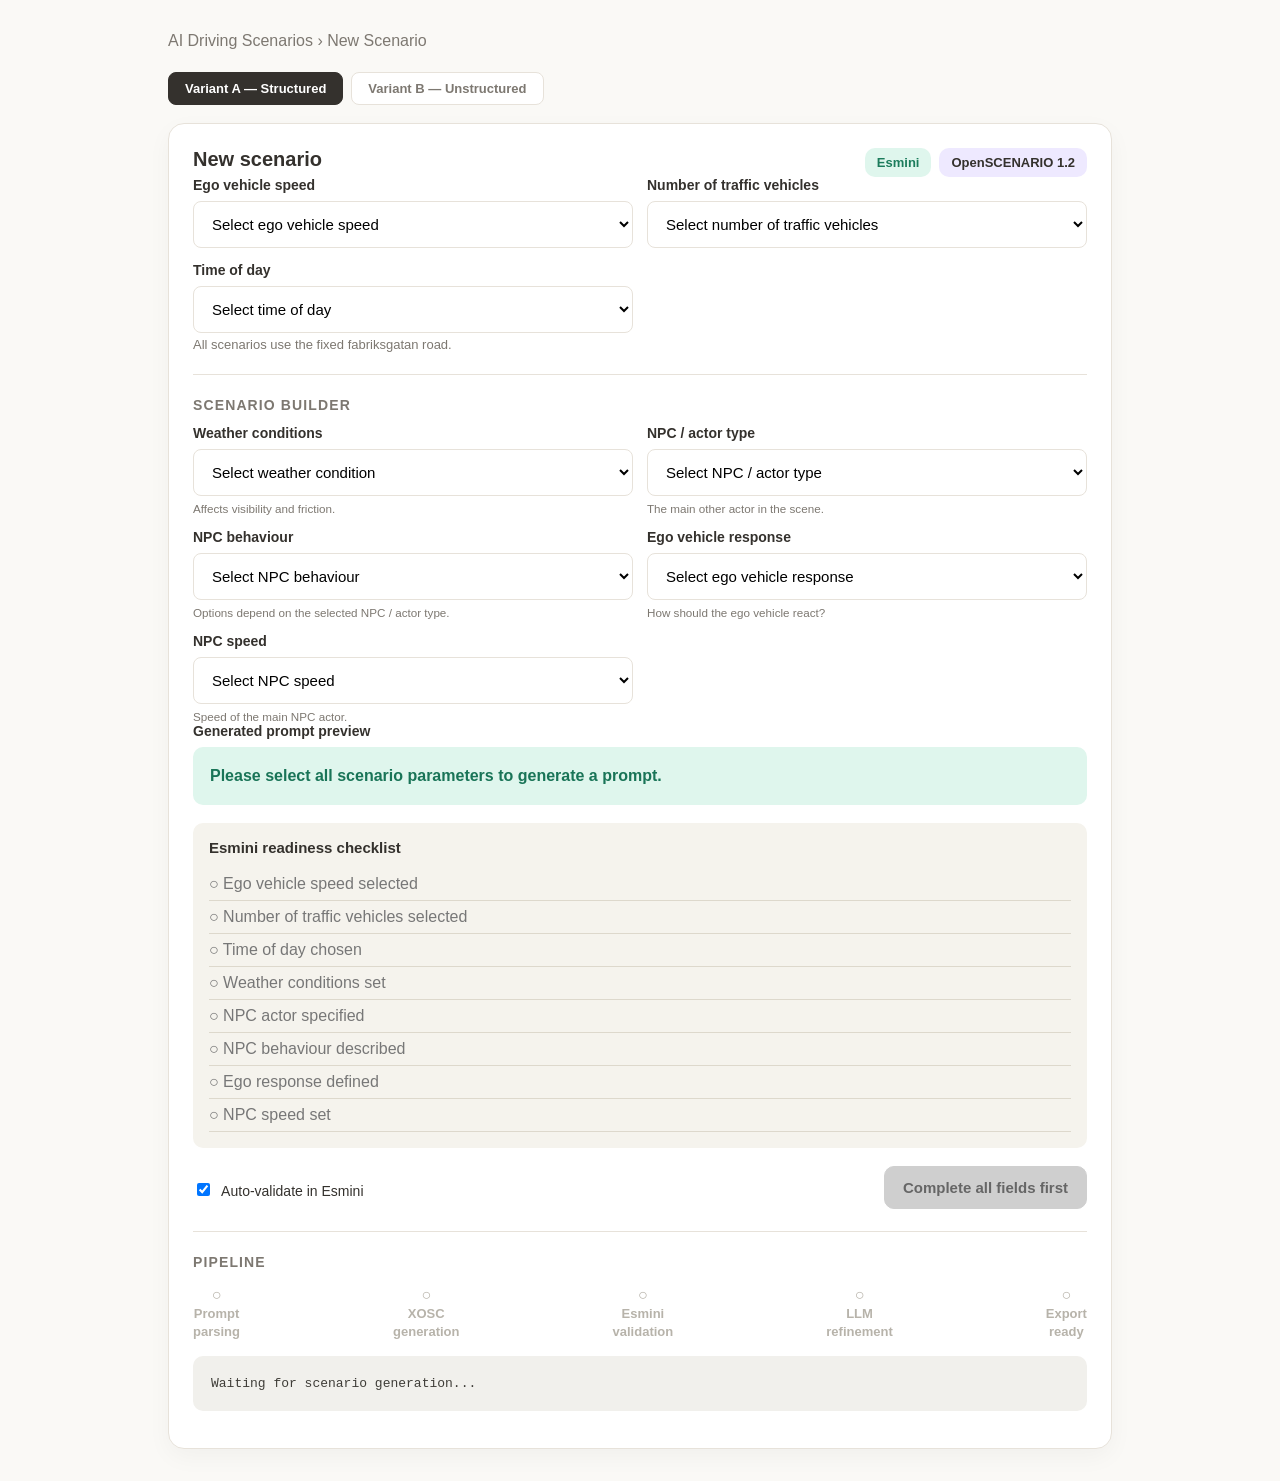
<file: 02_Frontend_Code/narrative-xai-prototype/frontend/index.html>
<!DOCTYPE html>
<html lang="en">
<head>
  <meta charset="UTF-8" />
  <meta name="viewport" content="width=device-width, initial-scale=1.0" />
  <title>Narrative XAI Driving Scenario Prototype</title>
  <link rel="stylesheet" href="style.css" />
</head>
<body>
  <main class="page">
    <div class="breadcrumb">AI Driving Scenarios › New Scenario</div>

    <nav class="site-nav">
      <a href="index.html" class="nav-active">Variant A — Structured</a>
      <a href="variant-b.html">Variant B — Unstructured</a>
    </nav>

    <section class="card">
      <div class="header-row">
        <h1>New scenario</h1>
        <div class="badges"><span>Esmini</span><span>OpenSCENARIO 1.2</span></div>
      </div>

      <div class="grid two">
        <label>Ego vehicle speed
          <select id="egoSpeed">
	    <option value="" selected disabled>Select ego vehicle speed</option>
            <option value="30">30 km/h</option>
            <option value="50">50 km/h</option>
            <option value="80">80 km/h</option>
            <option value="100">100 km/h</option>
            <option value="custom">Custom speed</option>
          </select>
          <div id="egoSpeedCustomRow" class="custom-speed-row hidden">
            <input id="egoSpeedCustom" type="number" min="0" max="130" step="any" placeholder="km/h" disabled />
            <span>km/h</span>
          </div>
          <small id="egoSpeedError" class="field-error hidden"></small>
        </label>
        <label>Number of traffic vehicles
          <select id="trafficVehicles">
	    <option value="" selected disabled>Select number of traffic vehicles</option>
            <option value="0">None (0)</option>
            <option value="1">1</option>
            <option value="2">2</option>
            <option value="3">3</option>
          </select>
        </label>
        <label>Time of day
          <select id="timeOfDay">
            <option value="" selected disabled>Select time of day</option>
            <option value="Day">Day</option>
            <option value="Night">Night</option>
          </select>
        </label>
      </div>
      <small class="road-note">All scenarios use the fixed fabriksgatan road.</small>

      <hr />
      <h2>Scenario builder</h2>

      <div class="grid two">
        <label>Weather conditions
          <select id="weather">
	    <option value="" selected disabled>Select weather condition</option>
            <option value="clear">clear</option>
            <option value="rain">rain</option>
            <option value="fog">fog</option>
            <option value="snow">snow</option>
          </select>
          <small>Affects visibility and friction.</small>
        </label>
        <label>NPC / actor type
          <select id="npcType">
	    <option value="" selected disabled>Select NPC / actor type</option>
            <option value="car">car</option>
            <option value="truck">truck</option>
            <option value="pedestrian">pedestrian</option>
            <option value="cyclist">cyclist</option>
          </select>
          <small>The main other actor in the scene.</small>
        </label>
        <label>NPC behaviour
          <select id="npcBehavior">
	    <option value="" selected disabled>Select NPC / actor type first</option>
          </select>
          <small>Options depend on the selected NPC / actor type.</small>
        </label>
        <label>Ego vehicle response
          <select id="egoResponse">
	    <option value="" selected disabled>Select ego vehicle response</option>
            <option value="steers to avoid">steers to avoid</option>
            <option value="brakes immediately">brakes immediately</option>
            <option value="slows down">slows down</option>
            <option value="keeps lane and reduces speed">keeps lane and reduces speed</option>
          </select>
          <small>How should the ego vehicle react?</small>
        </label>
        <label>NPC speed
          <select id="npcSpeed">
	    <option value="" selected disabled>Select NPC speed</option>
            <option value="10">10 km/h</option>
            <option value="20">20 km/h</option>
            <option value="30">30 km/h</option>
            <option value="50">50 km/h</option>
            <option value="custom">Custom speed</option>
          </select>
          <div id="npcSpeedCustomRow" class="custom-speed-row hidden">
            <input id="npcSpeedCustom" type="number" min="0" max="130" step="any" placeholder="km/h" disabled />
            <span>km/h</span>
          </div>
          <small id="npcSpeedError" class="field-error hidden"></small>
          <small>Speed of the main NPC actor.</small>
        </label>
      </div>

      <label>Generated prompt preview</label>
      <div id="promptPreview" class="prompt-box"></div>

      <div class="panel status-grid">
        <h3>Esmini readiness checklist</h3>
        <ul id="checklist"></ul>
      </div>

      <div class="action-row">
        <label class="checkbox"><input id="autoValidate" type="checkbox" checked /> Auto-validate in Esmini</label>
        <button id="generateBtn" disabled>Complete all fields first</button>
      </div>

      <hr />
      <h2>Pipeline</h2>
      <div class="pipeline">
        <div id="pl-parse" class="pending"><b>○</b><br><span>Prompt<br>parsing</span></div>
        <div id="pl-generate" class="pending"><b>○</b><br><span>XOSC<br>generation</span></div>
        <div id="pl-validate" class="pending"><b>○</b><br><span>Esmini<br>validation</span></div>
        <div id="pl-refine" class="pending"><b>○</b><br><span>LLM<br>refinement</span></div>
        <div id="pl-export" class="pending"><b>○</b><br><span>Export<br>ready</span></div>
      </div>
      <pre id="logBox" class="log">Waiting for scenario generation...</pre>
    </section>

    <section id="resultCard" class="card hidden">
      <div class="header-row">
        <div>
          <h1><a id="fileLink" href="#" target="_blank">scenario_v1.xosc</a></h1>
          <p id="fileMeta">Generated just now</p>
        </div>
        <div class="badges"><span class="valid">Valid</span><span>Latest scenario</span></div>
      </div>
      <div id="actorLegend" class="actor-legend"></div>
      <pre id="xmlPreview" class="code"></pre>
      <label>Refine with a follow-up prompt</label>
      <div class="refine-row">
        <input id="refineText" placeholder="e.g. Make the car merge more aggressively..." />
        <button id="refineBtn">Refine</button>
      </div>
      <div class="button-row">
        <button id="improveBtn">Improve actor behavior ↗</button>
        <button id="compareBtn">Compare versions</button>
        <button id="exportBtn">Export XOSC</button>
        <button id="exportXodrBtn">Export XODR</button>
        <button id="runBtn">Run in esmini</button>
        <button id="recordBtn">Run and record video</button>
        <button id="downloadVideoBtn" class="hidden">Download video</button>
      </div>
      <div id="comparePanel" class="panel hidden">
        <h3>Compare scenarios</h3>
        <div class="grid two">
          <label>Version A
            <select id="compareA"></select>
          </label>
          <label>Version B
            <select id="compareB"></select>
          </label>
        </div>
        <table id="compareTable" class="compare-table"></table>
      </div>

      <button id="newScenarioBtn" class="secondary">← Start new scenario</button>
    </section>
  </main>
  <script src="app.js"></script>
</body>
</html>
</file>
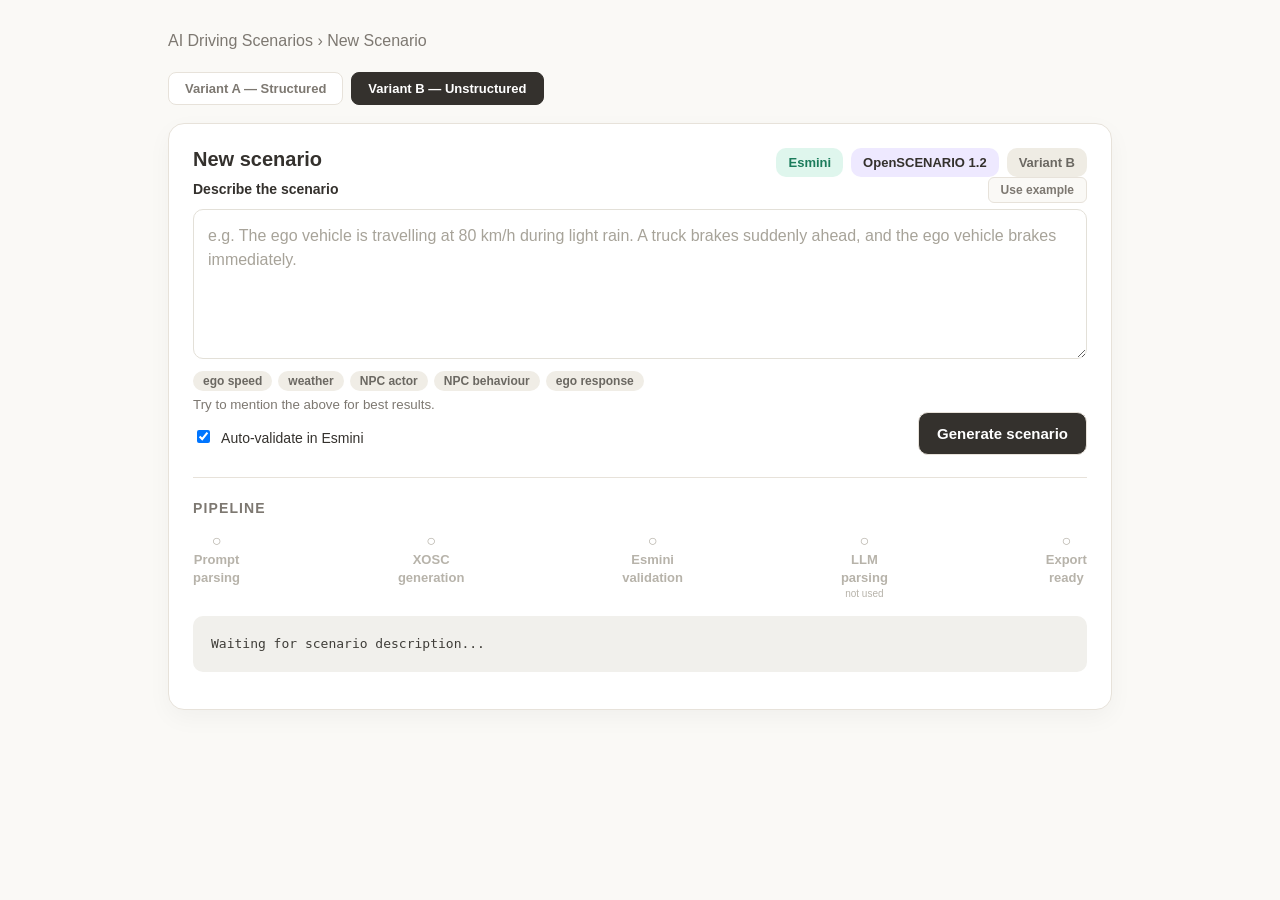
<file: 02_Frontend_Code/narrative-xai-prototype/frontend/variant-b.html>
<!DOCTYPE html>
<html lang="en">
<head>
  <meta charset="UTF-8" />
  <meta name="viewport" content="width=device-width, initial-scale=1.0" />
  <title>Narrative XAI Driving Scenario — Variant B (Unstructured)</title>
  <link rel="stylesheet" href="style.css" />
</head>
<body>
  <main class="page">
    <div class="breadcrumb">AI Driving Scenarios › New Scenario</div>

    <nav class="site-nav">
      <a href="index.html">Variant A — Structured</a>
      <a href="variant-b.html" class="nav-active">Variant B — Unstructured</a>
    </nav>

    <section class="card">
      <div class="header-row">
        <h1>New scenario</h1>
        <div class="badges"><span>Esmini</span><span>OpenSCENARIO 1.2</span><span class="variant">Variant B</span></div>
      </div>

      <div class="textarea-header">
        <label for="sceneText">Describe the scenario</label>
        <button id="exampleBtn" class="example-btn">Use example</button>
      </div>
      <textarea id="sceneText" class="scene-text" rows="5"
        placeholder="e.g. The ego vehicle is travelling at 80 km/h during light rain. A truck brakes suddenly ahead, and the ego vehicle brakes immediately."></textarea>
      <div class="hint-chips">
        <span>ego speed</span>
        <span>weather</span>
        <span>NPC actor</span>
        <span>NPC behaviour</span>
        <span>ego response</span>
      </div>
      <small>Try to mention the above for best results.</small>

      <div class="action-row">
        <label class="checkbox"><input id="autoValidate" type="checkbox" checked /> Auto-validate in Esmini</label>
        <button id="generateBtn">Generate scenario</button>
      </div>

      <div id="clarifyBox" class="clarify hidden"></div>

      <div id="parsedPanel" class="panel hidden" style="margin-top:14px;">
        <h3>Parsed parameters</h3>
        <p class="muted">What the system understood from your description:</p>
        <table id="parsedTable" class="parsed-table"></table>
      </div>

      <hr />
      <h2>Pipeline</h2>
      <div class="pipeline">
        <div id="pl-parse" class="pending"><b>○</b><br><span>Prompt<br>parsing</span></div>
        <div id="pl-generate" class="pending"><b>○</b><br><span>XOSC<br>generation</span></div>
        <div id="pl-validate" class="pending"><b>○</b><br><span>Esmini<br>validation</span></div>
        <div id="pl-refine" class="pending"><b>○</b><br><span>LLM<br>parsing</span><small class="pl-note">not used</small></div>
        <div id="pl-export" class="pending"><b>○</b><br><span>Export<br>ready</span></div>
      </div>
      <pre id="logBox" class="log">Waiting for scenario description...</pre>
    </section>

    <section id="resultCard" class="card hidden">
      <div class="header-row">
        <div>
          <h1><a id="fileLink" href="#" target="_blank">scenario.xosc</a></h1>
          <p id="fileMeta">Generated just now</p>
        </div>
        <div class="badges"><span class="valid">Valid</span><span>Latest scenario</span></div>
      </div>

      <label>Generated prompt</label>
      <div id="promptPreview" class="prompt-box"></div>

      <label>Generated XOSC</label>
      <pre id="xmlPreview" class="code"></pre>

      <div class="button-row">
        <button id="exportBtn">Export XOSC</button>
        <button id="exportXodrBtn">Export XODR</button>
        <button id="runBtn">Run in esmini</button>
        <button id="recordBtn">Run and record video</button>
        <button id="downloadVideoBtn" class="hidden">Download video</button>
      </div>
      <button id="newScenarioBtn" class="secondary">← Start new scenario</button>
    </section>
  </main>
  <script src="app_b.js"></script>
</body>
</html>
</file>
<file: 02_Frontend_Code/narrative-xai-prototype/frontend/style.css>
:root {
  --bg: #faf9f6;
  --card: #ffffff;
  --line: #e7e2da;
  --text: #34312d;
  --muted: #7d7871;
  --green: #32a77b;
  --green-soft: #dff6ed;
  --purple-soft: #eee9ff;
}
* { box-sizing: border-box; }
body { margin: 0; font-family: Inter, Arial, sans-serif; background: var(--bg); color: var(--text); }
.page { max-width: 980px; margin: 32px auto; padding: 0 18px; }
.breadcrumb { color: var(--muted); margin-bottom: 22px; }
.card { background: var(--card); border: 1px solid var(--line); border-radius: 16px; padding: 24px; margin-bottom: 22px; box-shadow: 0 8px 24px rgba(0,0,0,.04); }
.header-row { display:flex; align-items:center; justify-content:space-between; gap: 16px; }
h1 { font-size: 20px; margin: 0 0 6px; }
h2 { text-transform: uppercase; font-size: 14px; letter-spacing: .08em; color: var(--muted); margin-top: 16px; }
h3 { margin: 0 0 12px; font-size: 15px; }
.badges span { display:inline-block; margin-left: 8px; padding: 7px 12px; border-radius: 10px; background: var(--purple-soft); font-weight: 700; font-size: 13px; }
.badges span:first-child { background: var(--green-soft); color: #1c7c5c; }
.badges .valid { background: #e8f5d9; color:#4f8f20; }
.grid { display: grid; gap: 14px; }
.two { grid-template-columns: repeat(2, 1fr); }
label { display:block; font-weight: 700; font-size: 14px; }
select, input { width:100%; margin-top: 8px; padding: 13px 14px; border: 1px solid var(--line); border-radius: 8px; font-size: 15px; background: white; }
small { display:block; color: var(--muted); margin-top: 6px; font-weight: 500; }
hr { border: none; border-top: 1px solid var(--line); margin: 22px 0; }
.prompt-box { margin-top: 8px; background: var(--green-soft); border-radius: 10px; color: #197457; padding: 17px; font-weight: 700; line-height: 1.5; }
.status-grid { margin: 18px 0; }
.panel { background: #f5f3ed; border-radius: 10px; padding: 16px; }
ul { margin: 0; padding: 0; list-style: none; }
li { padding: 7px 0; border-bottom: 1px solid #ddd8cc; }
.action-row, .button-row, .refine-row { display:flex; gap: 12px; align-items:center; flex-wrap: wrap; }
.action-row { justify-content: space-between; }
.checkbox { font-weight: 500; }
.checkbox input { width: auto; margin-right: 8px; }
button { border: 1px solid var(--line); background: white; border-radius: 10px; padding: 12px 18px; font-size: 15px; cursor: pointer; font-weight: 700; }
button:hover { border-color: var(--green); }

.pipeline { display:flex; justify-content:space-between; text-align:center; font-weight: 800; margin: 16px 0; }
.pipeline span { font-size: 13px; font-weight: 700; }
/* Pending = muted grey; Done = green. Driven by app.js as steps complete. */
.pipeline .pending { color: #b7b3aa; }
.pipeline .pending span { color: #b7b3aa; }
.pipeline .done { color: var(--green); }
.pipeline .done span { color: #55776b; }
.pipeline .failed { color: #c0392b; }
.pipeline .failed span { color: #c0392b; }
.pipeline div { transition: color .25s ease; }
.log, .code { background: #f1f0ec; border-radius: 10px; padding: 18px; overflow:auto; line-height: 1.5; color: #3f3d38; }
.code { min-height: 280px; max-height: 420px; overflow-y: auto; overflow-x: auto; }
.refine-row input { flex: 1; min-width: 220px; }
.hidden { display:none; }
.custom-speed-row { display:flex; align-items:center; gap:8px; margin-top:6px; }
.custom-speed-row.hidden { display: none; }
.custom-speed-row input { width: 110px; }

/* ---- Site navigation ---- */
.site-nav { display:flex; gap: 8px; margin-bottom: 18px; }
.site-nav a { padding: 8px 16px; border-radius: 8px; border: 1px solid var(--line); text-decoration: none; font-size: 13px; font-weight: 600; color: var(--muted); background: var(--card); }
.site-nav a.nav-active { background: var(--text); color: white; border-color: var(--text); }
.site-nav a:hover:not(.nav-active) { border-color: var(--green); color: var(--text); }
.road-note { color: var(--muted); margin: 4px 0 14px; font-weight: 500; font-size: 13px; }
.field-error { color: #c0392b; }
.actor-legend { display: flex; flex-wrap: wrap; gap: 14px; margin: 12px 0 4px; }
.legend-item { display: flex; align-items: center; gap: 6px; font-size: 13px; font-weight: 600; color: var(--text); }
.legend-dot { width: 10px; height: 10px; border-radius: 50%; flex-shrink: 0; }

/* ---- Variant B (unstructured) ---- */

/* textarea header: label left, example button right */
.textarea-header { display:flex; align-items:baseline; justify-content:space-between; margin-bottom: 6px; }
.textarea-header label { margin-bottom: 0; }
.example-btn { padding: 5px 12px; font-size: 12px; font-weight: 600; border: 1px solid var(--line); border-radius: 6px; background: var(--bg); color: var(--muted); cursor: pointer; white-space: nowrap; }
.example-btn:hover { border-color: var(--green); color: var(--text); }

/* hint chips below textarea */
.hint-chips { display:flex; flex-wrap:wrap; gap: 6px; margin: 8px 0 4px; }
.hint-chips span { background: #f0ede6; color: #6b6862; font-size: 12px; font-weight: 600; padding: 3px 10px; border-radius: 20px; }

/* pipeline running state — amber pulse while backend is working */
@keyframes pl-pulse { 0%,100% { opacity:1; } 50% { opacity:.4; } }
.pipeline .running { color: #d4890a; }
.pipeline .running span { color: #8a5c06; }
.pipeline .running b { animation: pl-pulse 1.2s ease-in-out infinite; display:inline-block; }

/* sub-label under a pipeline step (e.g. "not used") */
.pl-note { display:block; font-size: 10px; color: #b7b3aa; font-weight: 500; margin-top: 2px; line-height: 1.2; }
.pipeline .done .pl-note { color: #55776b; }
.pipeline .failed .pl-note { color: #c0392b; }

.badges .variant { background: #efece4; color: #6b6862; }
.scene-text { width: 100%; box-sizing: border-box; min-height: 120px; resize: vertical;
  border: 1px solid #e3e0d8; border-radius: 10px; padding: 14px; font: inherit;
  line-height: 1.5; color: #3f3d38; background: #fff; }
.scene-text::placeholder { color: #a7a399; }
.clarify { background: #fdecea; border: 1px solid #f5c6c0; border-radius: 10px;
  padding: 14px 16px; margin-top: 12px; color: #8a2a20; }
.clarify ul { margin: 6px 0 0; padding-left: 20px; }
.muted { color: #8a877f; font-size: 13px; margin: 2px 0 8px; }
.parsed-table { width: 100%; border-collapse: collapse; font-size: 14px; }
.parsed-table th, .parsed-table td { text-align: left; padding: 7px 10px; border-bottom: 1px solid #e3e0d8; }
.parsed-table th { color: #55776b; font-weight: 700; }
.parsed-table td:first-child { color: #6b6862; font-weight: 600; width: 45%; }
.custom-speed-row span { color:#6b6862; font-size:13px; }
#comparePanel { margin-top: 16px; }
.compare-table { width: 100%; border-collapse: collapse; margin-top: 12px; font-size: 14px; }
.compare-table th, .compare-table td { text-align: left; padding: 8px 10px; border-bottom: 1px solid #e3e0d8; }
.compare-table th { color: #55776b; font-weight: 700; }
.compare-table td:first-child { color: #6b6862; font-weight: 600; }
.compare-table tr.diff td { background: #fff4d6; }
.compare-table tr.diff td:first-child { color: #8a6d1f; }
.secondary { margin-top: 16px; }
@media (max-width: 760px) { .two { grid-template-columns: 1fr; } .header-row, .action-row { align-items:flex-start; flex-direction:column; } }
#generateBtn {
  background: var(--text);
  color: white;
  cursor: pointer;
}

#generateBtn:disabled {
  background: #cfcfcf;
  color: #666;
  cursor: not-allowed;
  border-color: #cfcfcf;
}

#generateBtn:disabled:hover {
  border-color: #cfcfcf;
}

#runBtn {
  background: var(--text);
  color: white;
}

#checklist li.done {
  color: #0b7a4b;
}

#checklist li.pending {
  color: #777;
}
</file>
